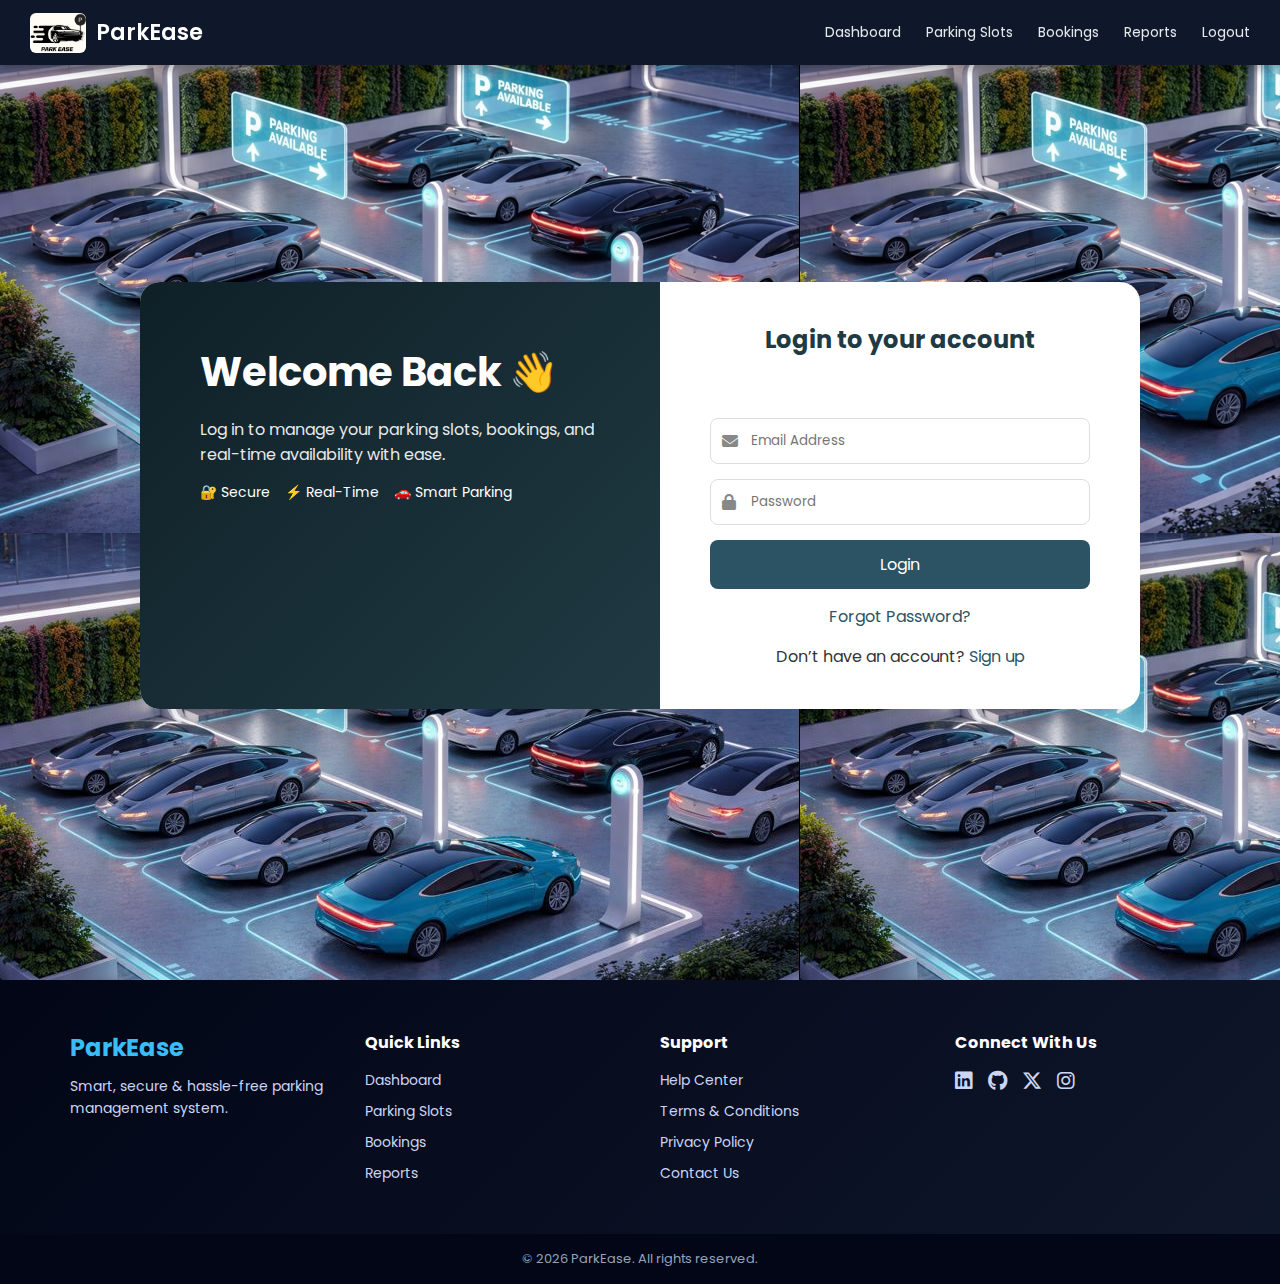
<file: index.html>
<!DOCTYPE html>
<html lang="en">
<head>
  <meta charset="UTF-8">
  <meta name="viewport" content="width=device-width, initial-scale=1.0">
  <title>ParkEase | Login</title>
  <link rel="icon" href="logo.png" type="image/icon type">

  <!-- Google Font -->
  <link href="https://fonts.googleapis.com/css2?family=Poppins:wght@300;400;500;600&display=swap" rel="stylesheet">

  <!-- Font Awesome -->
  <link rel="stylesheet" href="https://cdnjs.cloudflare.com/ajax/libs/font-awesome/6.5.0/css/all.min.css">

  <!-- CSS -->
  <link rel="stylesheet" href="style.css">
</head>
<body>
<!-- 🌐 NAVBAR -->
<nav class="top-navbar">
  <div class="logo">
    <a href="index.html" class="logo">
    <img src="logo.png" alt="ParkEase Logo"></a>
    <span>ParkEase</span>
  </div>

  <ul class="nav-links">
   <li><a href="dashboard.html">Dashboard</a></li>
    <li><a href="parking-slots.html">Parking Slots</a></li>
    <li><a href="bookings.html">Bookings</a></li>
    <li><a href="reports.html">Reports</a></li>
    <li class="logout" onclick="logout()">Logout</li>
  </ul>
</nav>

<!-- 🔐 LOGIN SECTION -->
<div class="login-wrapper with-navbar">
  <div class="login-container animate-fade">

    <!-- LEFT INFO -->
    <div class="login-left">
      <h1>Welcome Back 👋</h1>
      <p>
        Log in to manage your parking slots, bookings,
        and real-time availability with ease.
      </p>

      <div class="login-features">
        <span>🔐 Secure</span>
        <span>⚡ Real-Time</span>
        <span>🚗 Smart Parking</span>
      </div>
    </div>

    <!-- RIGHT FORM -->
    <div class="login-right">
      <div class="card slide-up">
        <h2>Login to your account</h2>
        <p class="subtitle">Glad to see you again!</p>

        <div class="input-group">
          <i class="fa fa-envelope"></i>
          <input type="email" id="email" placeholder="Email Address" required>
        </div>

        <div class="input-group">
          <i class="fa fa-lock"></i>
          <input type="password" id="password" placeholder="Password" required>
        </div>

        <button class="btn" onclick="login()">Login</button>

        <div class="link">
          <a href="#" onclick="forgotPassword()">Forgot Password?</a>
        </div>

        <div class="link">
          Don’t have an account?
          <a href="signup.html">Sign up</a>
        </div>
      </div>
    </div>

  </div>
</div>
<!-- 🌙 FOOTER -->
<footer class="footer">
  <div class="footer-container">

    <!-- Brand -->
    <div class="footer-brand">
      <h2>ParkEase</h2>
      <p>Smart, secure & hassle-free parking management system.</p>
    </div>

    <!-- Quick Links -->
    <div class="footer-links">
      <h4>Quick Links</h4>
      <ul>
        <li><a href="dashboard.html">Dashboard</li></a>
        <li>Parking Slots</li>
        <li><a href="bookings.html">Bookings</a></li>
        <li><a href="reports.html">Reports</a></li>
      </ul>
    </div>

    <!-- Support -->
    <div class="footer-links">
      <h4>Support</h4>
      <ul>
        <li>Help Center</li>
        <li><a href="terms.html">Terms & Conditions</a></li>
        <li>Privacy Policy</li>
        <li><a href="contact.html">Contact Us</a></li>
      </ul>
    </div>

    <!-- Social -->
    <div class="footer-social">
      <h4>Connect With Us</h4>
      <div class="social-icons">
        <a href="https://www.linkedin.com/in/pradeep-singh4/"><i class="fab fa-linkedin"></i></a>
        <a href="https://github.com/pradeep-r04"><i class="fab fa-github"></i></a>
        <a href="https://x.com/altpradeep"><i class="fa-brands fa-x-twitter"></i></a>
        <a href="https://www.instagram.com/whypradeeep/"><i class="fab fa-instagram"></i></a>
      </div>
    </div>

  </div>

  <div class="footer-bottom">
    © 2026 ParkEase. All rights reserved.
  </div>
</footer>



<script src="script.js"></script>
</body>
</html>
</file>
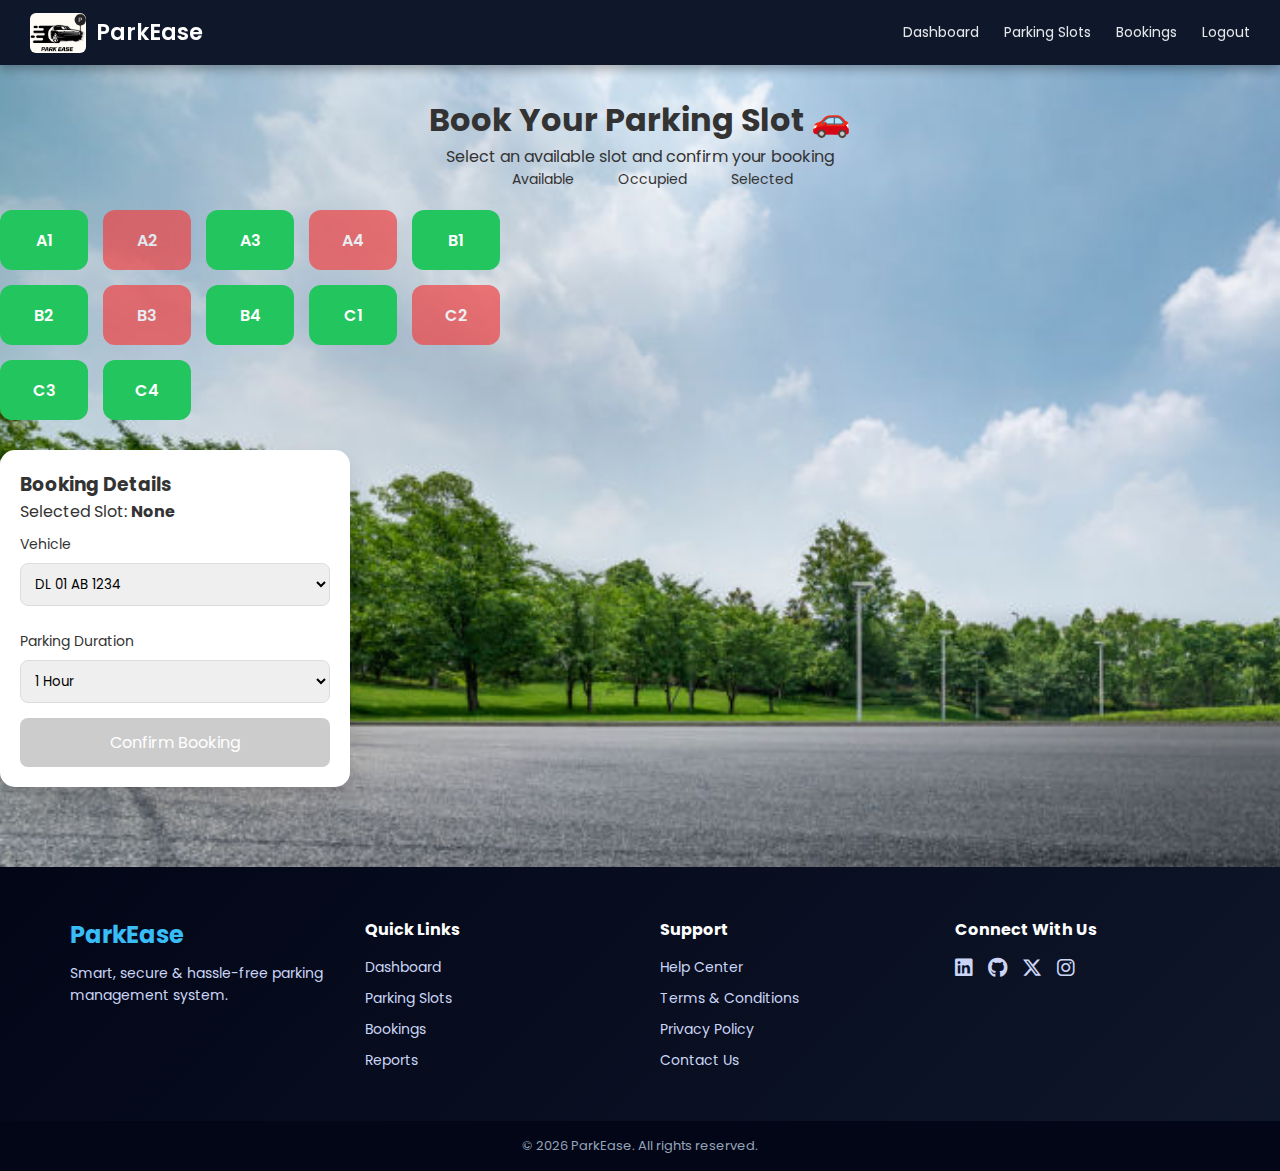
<file: bookings.html>
<!DOCTYPE html>
<html lang="en">
<head>
  <meta charset="UTF-8">
  <title>ParkEase | Book Slot</title>
  <meta name="viewport" content="width=device-width, initial-scale=1.0">
  <link rel="icon" href="logo.png" type="image/icon type">

  <!-- Google Font -->
  <link href="https://fonts.googleapis.com/css2?family=Poppins:wght@300;400;500;600&display=swap" rel="stylesheet">

  <!-- Font Awesome -->
  <link rel="stylesheet" href="https://cdnjs.cloudflare.com/ajax/libs/font-awesome/6.5.0/css/all.min.css">

  <!-- CSS -->
  <link rel="stylesheet" href="style.css">
</head>
<body class="contact-page">

 <!-- navbar -->
   <nav class="top-navbar">
  
  <div class="logo">
    <a href="index.html" class="logo">
    <img src="logo.png" alt="ParkEase Logo"></a>
    <span>ParkEase</span>
  </div>

  <ul class="nav-links">
    <li><a href="dashboard.html">Dashboard</a></li>
    <li>Parking Slots</li>
    <li><a href="bookings.html">Bookings</a></li>
    <li class="logout" onclick="logout()">Logout</li>
  </ul>
</nav>

  

  <!-- MAIN CONTENT -->
  <main>

    <div class="booking-header">
      <h1>Book Your Parking Slot 🚗</h1>
      <p>Select an available slot and confirm your booking</p>
    </div>

    <!-- LEGEND -->
    <div class="legend">
      <span><div class="box available"></div> Available</span>
      <span><div class="box occupied"></div> Occupied</span>
      <span><div class="box selected"></div> Selected</span>
    </div>

    <!-- SLOT GRID -->
    <div class="slot-grid animate-grid">

      <!-- Example slots -->
      <div class="slot available" onclick="selectSlot(this)">A1</div>
      <div class="slot occupied">A2</div>
      <div class="slot available" onclick="selectSlot(this)">A3</div>
      <div class="slot occupied">A4</div>

      <div class="slot available" onclick="selectSlot(this)">B1</div>
      <div class="slot available" onclick="selectSlot(this)">B2</div>
      <div class="slot occupied">B3</div>
      <div class="slot available" onclick="selectSlot(this)">B4</div>

      <div class="slot available" onclick="selectSlot(this)">C1</div>
      <div class="slot occupied">C2</div>
      <div class="slot available" onclick="selectSlot(this)">C3</div>
      <div class="slot available" onclick="selectSlot(this)">C4</div>

    </div>

    <!-- BOOKING CARD -->
    <div class="booking-card slide-up">
      <h3>Booking Details</h3>

      <p>Selected Slot: <b id="selectedSlot">None</b></p>

      <label>Vehicle</label>
      <select>
        <option>DL 01 AB 1234</option>
        <option>HR 26 DK 9988</option>
      </select>

      <label>Parking Duration</label>
      <select>
        <option>1 Hour</option>
        <option>2 Hours</option>
        <option>3 Hours</option>
      </select>

      <button class="btn disabled" id="bookBtn" onclick="confirmBooking()">
        Confirm Booking
      </button>
    </div>

  </main>

<footer class="footer">
  <div class="footer-container">

    <!-- Brand -->
    <div class="footer-brand">
      <h2>ParkEase</h2>
      <p>Smart, secure & hassle-free parking management system.</p>
    </div>

    <!-- Quick Links -->
    <div class="footer-links">
      <h4>Quick Links</h4>
      <ul>
        <li><a href="dashboard.html">Dashboard</a></li>
        <li>Parking Slots</li>
        <li><a href="bookings.html">Bookings</a></li>
        <li><a href="reports.html">Reports</a></li>
      </ul>
    </div>

    <!-- Support -->
    <div class="footer-links">
      <h4>Support</h4>
      <ul>
        <li>Help Center</li>
        <li><a href="terms.html">Terms & Conditions</a></li>
        <li>Privacy Policy</li>
        <li><a href="contact.html">Contact Us</a></li>
      </ul>
    </div>

    <!-- Social -->
    <div class="footer-social">
      <h4>Connect With Us</h4>
      <div class="social-icons">
        <a href="https://www.linkedin.com/in/pradeep-singh4/"><i class="fab fa-linkedin"></i></a>
        <a href="https://github.com/pradeep-r04"><i class="fab fa-github"></i></a>
        <a href="https://x.com/altpradeep"><i class="fa-brands fa-x-twitter"></i></a>
        <a href="https://www.instagram.com/whypradeeep/"><i class="fab fa-instagram"></i></a>
      </div>
    </div>

  </div>

  <div class="footer-bottom">
    © 2026 ParkEase. All rights reserved.
  </div>
</footer>

<script src="script.js"></script>
</body>
</html>
</file>
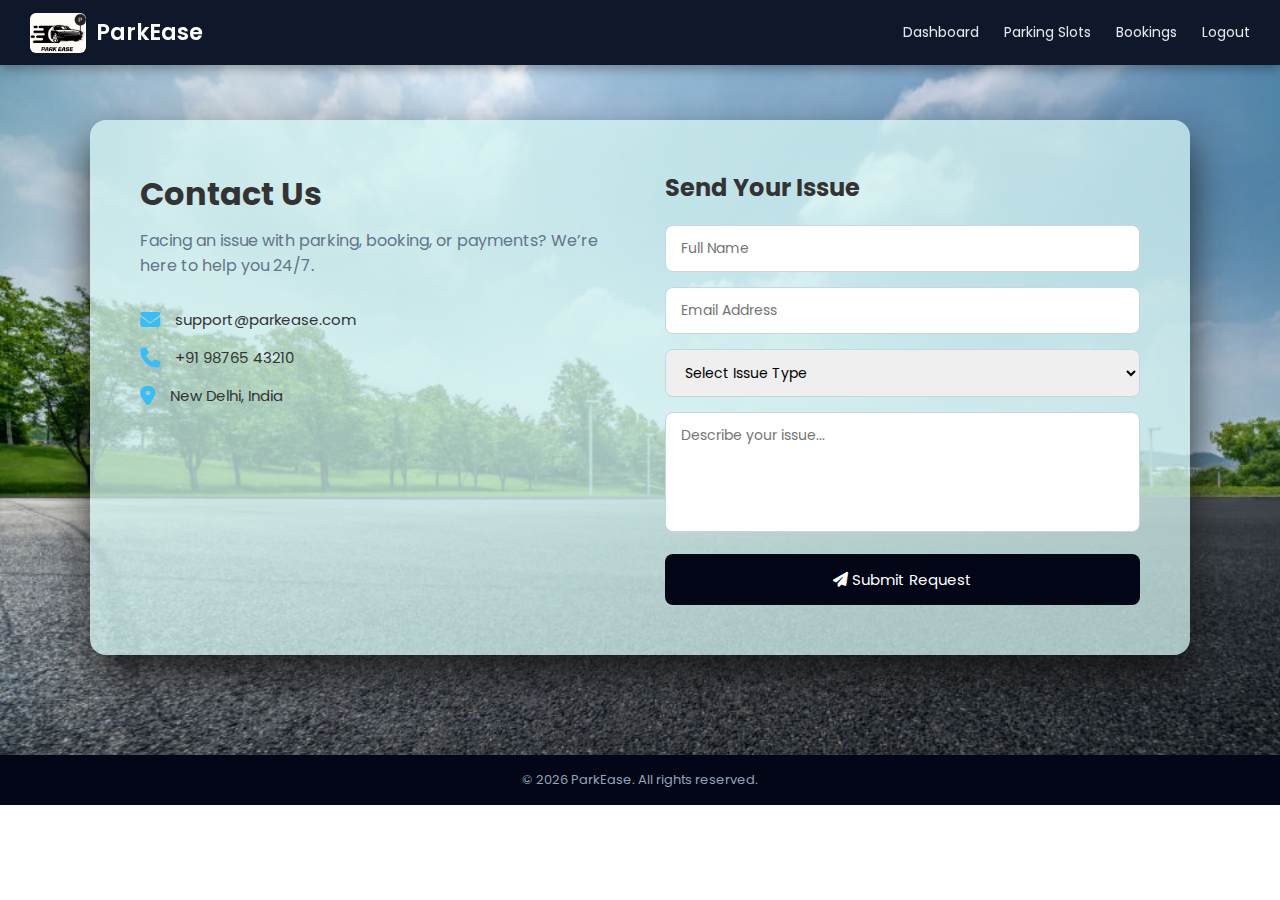
<file: contact.html>
<!DOCTYPE html>
<html lang="en">
<head>
  <meta charset="UTF-8">
  <title>ParkEase | Contact Us</title>
  <meta name="viewport" content="width=device-width, initial-scale=1.0">
  <link rel="icon" href="logo.png">

  <!-- Google Font -->
  <link href="https://fonts.googleapis.com/css2?family=Poppins:wght@300;400;500;600&display=swap" rel="stylesheet">

  <!-- Font Awesome -->
  <link rel="stylesheet" href="https://cdnjs.cloudflare.com/ajax/libs/font-awesome/6.5.0/css/all.min.css">

  <link rel="stylesheet" href="style.css">
</head>

<body class="contact-page">

<!-- NAVBAR -->
<nav class="top-navbar">
  <div class="logo">
    <a href="index.html" class="logo">
    <img src="logo.png" alt="ParkEase Logo"></a>
    <span>ParkEase</span>
  </div>
  <ul class="nav-links">
   <li><a href="dashboard.html">Dashboard</a></li>
    <li>Parking Slots</li>
    <li><a href="bookings.html">Bookings</a></li>
    <li class="logout" onclick="logout()">Logout</li>
  </ul>
</nav>

<!-- CONTACT SECTION -->
<section class="contact-section">
  <div class="contact-container">

    <!-- LEFT INFO -->
    <div class="contact-info slide-left">
      <h1>Contact Us</h1>
      <p>
        Facing an issue with parking, booking, or payments?  
        We’re here to help you 24/7.
      </p>

      <div class="info-item">
        <i class="fa fa-envelope"></i>
        <span>support@parkease.com</span>
      </div>

      <div class="info-item">
        <i class="fa fa-phone"></i>
        <span>+91 98765 43210</span>
      </div>

      <div class="info-item">
        <i class="fa fa-location-dot"></i>
        <span>New Delhi, India</span>
      </div>
    </div>

    <!-- FORM -->
    <div class="contact-form slide-right">
      <h2>Send Your Issue</h2>

      <form name="submit-to-google-sheet" onsubmit="submitContact(event)">
        <div class="input-group">
          <input type="text" name="Name" placeholder="Full Name" required>
        </div>

        <div class="input-group">
          <input type="email" name="Email" placeholder="Email Address" required>
        </div>

        <div class="input-group">
          <select required name="Issue">
            <option value="">Select Issue Type</option>
            <option>Booking Issue</option>
            <option>Payment Problem</option>
            <option>Slot Availability</option>
            <option>Account/Login Issue</option>
            <option>Other</option>
          </select>
        </div>

        <div class="input-group">
          <textarea name="Message" placeholder="Describe your issue..." required></textarea>
        </div>

        <button type="submit" class="btn">
          <i class="fa fa-paper-plane"></i> Submit Request
        </button>
      </form>
      <span id="msg"></span>
    </div>

  </div>
</section>

<!-- FOOTER -->
<footer class="footer1">
  <div class="footer-bottom">
    © 2026 ParkEase. All rights reserved.
  </div>
</footer>

<script>
        const scriptURL = 'https://script.google.com/macros/s/AKfycbwxDBhbR8E7dbnxau6cKpAZyf3Xz7nPxY-MTzftKAMxSs2gUHNW30g5RkUNy1fkBA/exec'
        const form = document.forms['submit-to-google-sheet']
        const msg = document.getElementById("msg")


        form.addEventListener('submit', e => {
          e.preventDefault()

          msg.innerHTML = "⏳ Sending message..."

          fetch(scriptURL, { method: 'POST', body: new FormData(form)})
            .then(response => {
                msg.innerHTML = "✅ Your issue has been submitted. Our team will contact you soon!"
                setTimeout(function(){
                    msg.innerHTML = ""
                },1000)
                form.reset()
            })
            .catch(error => console.error('Error!', error.message))
        })
      </script>
<script src="script.js"></script>
</body>
</html>
</file>
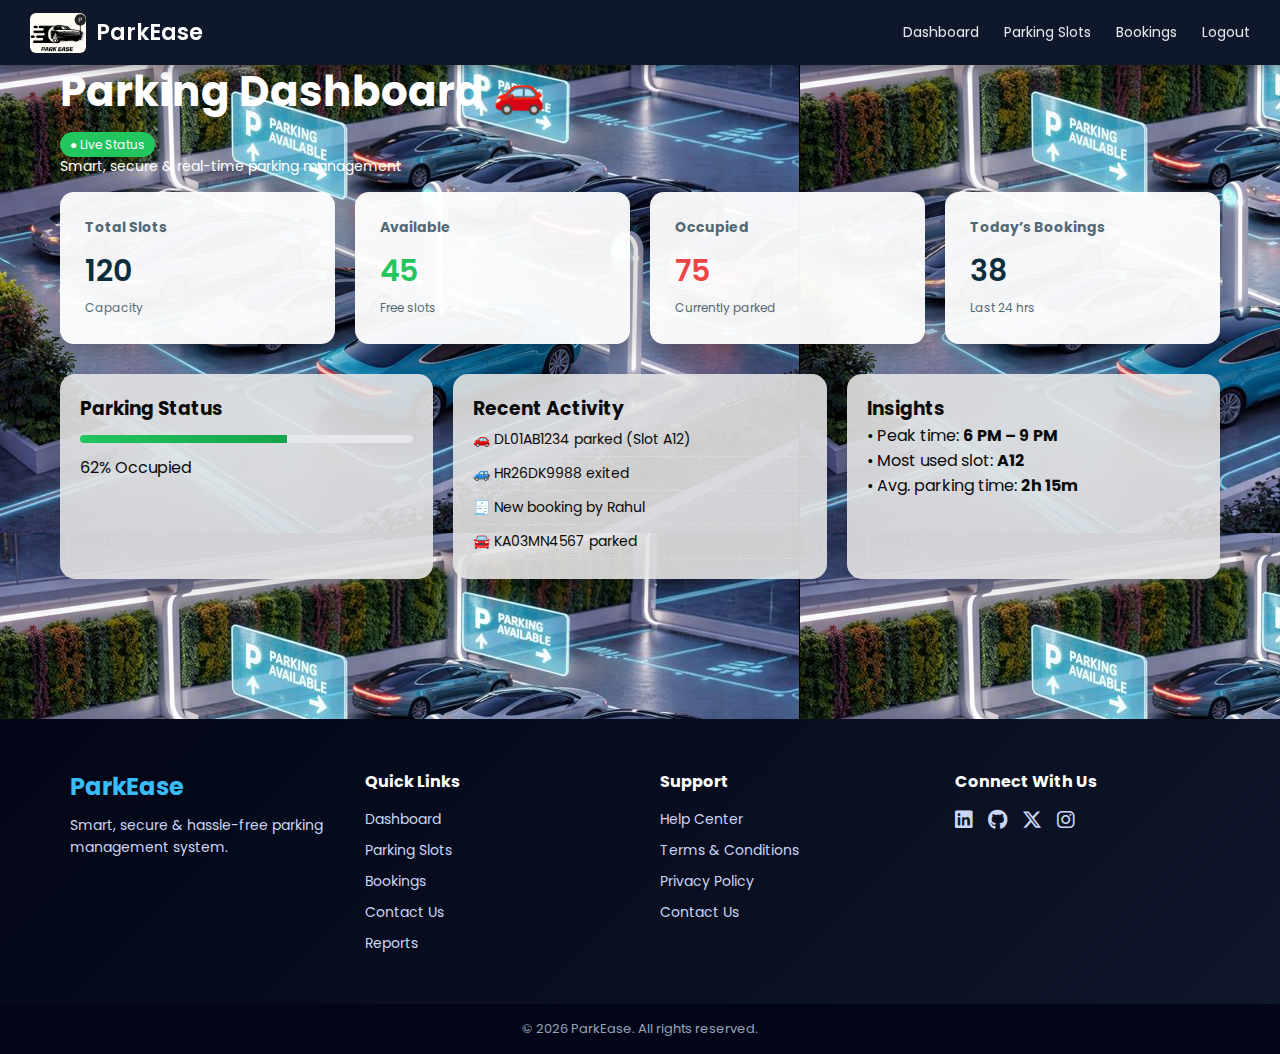
<file: dashboard.html>
<!DOCTYPE html>
<html lang="en">
<head>
  <meta charset="UTF-8">
  <title>ParkEase | Dashboard</title>
  <meta name="viewport" content="width=device-width, initial-scale=1.0">
  <link rel="icon" href="logo.png" type="image/icon type">

  <!-- Google Font -->
  <link href="https://fonts.googleapis.com/css2?family=Poppins:wght@300;400;500;600&display=swap" rel="stylesheet">
<link rel="stylesheet" href="https://cdnjs.cloudflare.com/ajax/libs/font-awesome/6.5.0/css/all.min.css">

  <!-- CSS -->
  <link rel="stylesheet" href="style.css">
</head>
<body>



  <!-- SIDEBAR -->
 <nav class="top-navbar">
  <div class="logo">
    <a href="index.html" class="logo">
    <img src="logo.png" alt="ParkEase Logo"></a>
    <span>ParkEase</span>
  </div>

  <ul class="nav-links">
    <li><a href="dashboard.html">Dashboard</a></li>
    <li>Parking Slots</li>
    <li><a href="bookings.html">Bookings</a></li>
    <li class="logout" onclick="logout()">Logout</li>
  </ul>
</nav>

  <!-- MAIN CONTENT -->
  <main>

  <div class="content animate-fade">

    <div class="header-row">
      <h1>Parking Dashboard 🚗</h1>
      <span class="live-badge">● Live Status</span>
    </div>

    <p class="subtitle">
      Smart, secure & real-time parking management
    </p>

    <!-- STATS -->
    <div class="stats">

      <div class="stat-card pulse">
        <h3>Total Slots</h3>
        <p>120</p>
        <span class="stat-info">Capacity</span>
      </div>

      <div class="stat-card available">
        <h3>Available</h3>
        <p>45</p>
        <span class="stat-info">Free slots</span>
      </div>

      <div class="stat-card occupied">
        <h3>Occupied</h3>
        <p>75</p>
        <span class="stat-info">Currently parked</span>
      </div>

      <div class="stat-card">
        <h3>Today’s Bookings</h3>
        <p>38</p>
        <span class="stat-info">Last 24 hrs</span>
      </div>

    </div>

    <!-- EXTRA INFO ROW -->
    <div class="extra-section">

      <!-- PARKING STATUS -->
      <div class="info-card slide-up">
        <h3>Parking Status</h3>
        <div class="progress-bar">
          <div class="progress-fill"></div>
        </div>
        <p>62% Occupied</p>
      </div>

      <!-- RECENT ACTIVITY -->
      <div class="info-card slide-up delay">
        <h3>Recent Activity</h3>
        <ul class="activity-list">
          <li>🚗 DL01AB1234 parked (Slot A12)</li>
          <li>🚙 HR26DK9988 exited</li>
          <li>🧾 New booking by Rahul</li>
          <li>🚘 KA03MN4567 parked</li>
        </ul>
      </div>

      <!-- QUICK INSIGHTS -->
      <div class="info-card slide-up delay2">
        <h3>Insights</h3>
        <p>• Peak time: <b>6 PM – 9 PM</b></p>
        <p>• Most used slot: <b>A12</b></p>
        <p>• Avg. parking time: <b>2h 15m</b></p>
      </div>

    </div>

  </div>
</main>

<!-- 🌙 FOOTER -->
<footer class="footer">
  <div class="footer-container">

    <!-- Brand -->
    <div class="footer-brand">
      <h2>ParkEase</h2>
      <p>Smart, secure & hassle-free parking management system.</p>
    </div>

    <!-- Quick Links -->
    <div class="footer-links">
      <h4>Quick Links</h4>
      <ul>
        <li><a href="dashboard.html">Dashboard</a></li>
        <li>Parking Slots</li>
        <li><a href="bookings.html">Bookings</a></li>
        <li><a href="contact.html">Contact Us</a></li>
        <li><a href="reports.html">Reports</a></li>
      </ul>
    </div>

    <!-- Support -->
    <div class="footer-links">
      <h4>Support</h4>
      <ul>
        <li>Help Center</li>
        <li><a href="terms.html">Terms & Conditions</a></li>
        <li>Privacy Policy</li>
        <li><a href="contact.html">Contact Us</a></li>
      </ul>
    </div>

    <!-- Social -->
    <div class="footer-social">
      <h4>Connect With Us</h4>
      <div class="social-icons">
        <a href="https://www.linkedin.com/in/pradeep-singh4/"><i class="fab fa-linkedin"></i></a>
        <a href="https://github.com/pradeep-r04"><i class="fab fa-github"></i></a>
        <a href="https://x.com/altpradeep"><i class="fa-brands fa-x-twitter"></i></a>
        <a href="https://www.instagram.com/whypradeeep/"><i class="fab fa-instagram"></i></a>
      </div>
    </div>

  </div>

  <div class="footer-bottom">
    © 2026 ParkEase. All rights reserved.
  </div>
</footer>

<script src="script.js"></script>
</body>
</html>
</file>
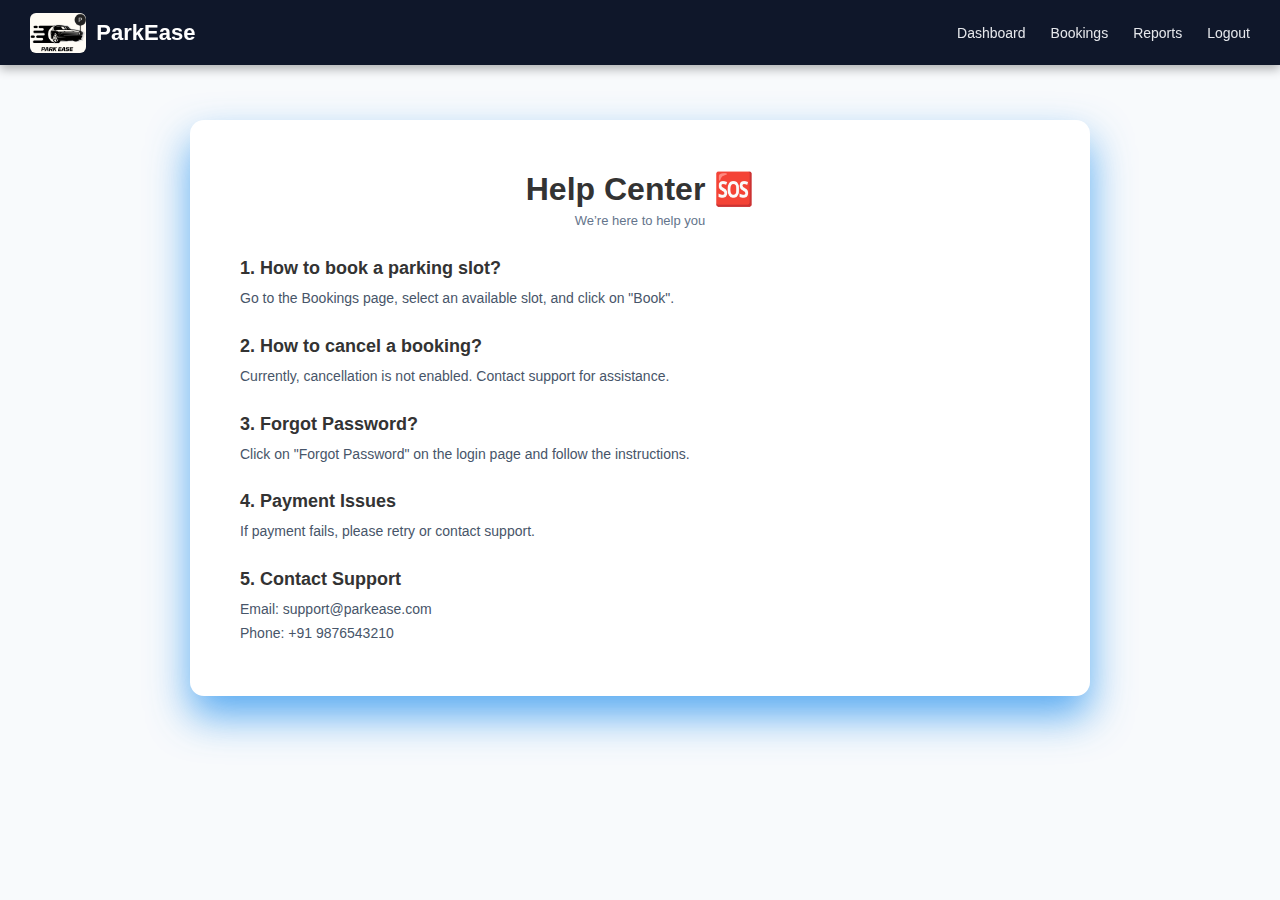
<file: help.html>
<!DOCTYPE html>
<html lang="en">
<head>
  <meta charset="UTF-8">
  <title>ParkEase | Help Center</title>
  <meta name="viewport" content="width=device-width, initial-scale=1.0">
  <link rel="stylesheet" href="style.css">
</head>

<body class="legal-page">

<!-- NAVBAR -->
<nav class="top-navbar">
  <div class="logo">
    <img src="logo.png">
    <span>ParkEase</span>
  </div>

  <ul class="nav-links">
    <li><a href="dashboard.html">Dashboard</a></li>
    <li><a href="bookings.html">Bookings</a></li>
    <li><a href="report.html">Reports</a></li>
    <li class="logout" onclick="logout()">Logout</li>
  </ul>
</nav>

<!-- CONTENT -->
<section class="legal-section">
  <div class="legal-container">

    <div class="legal-header">
      <h1>Help Center 🆘</h1>
      <p class="last-updated">We’re here to help you</p>
    </div>

    <div class="legal-content">

      <h3>1. How to book a parking slot?</h3>
      <p>
        Go to the Bookings page, select an available slot, and click on "Book".
      </p>

      <h3>2. How to cancel a booking?</h3>
      <p>
        Currently, cancellation is not enabled. Contact support for assistance.
      </p>

      <h3>3. Forgot Password?</h3>
      <p>
        Click on "Forgot Password" on the login page and follow the instructions.
      </p>

      <h3>4. Payment Issues</h3>
      <p>
        If payment fails, please retry or contact support.
      </p>

      <h3>5. Contact Support</h3>
      <p>
        Email: support@parkease.com <br>
        Phone: +91 9876543210
      </p>

    </div>

  </div>
</section>

<script src="script.js"></script>
</body>
</html>
</file>
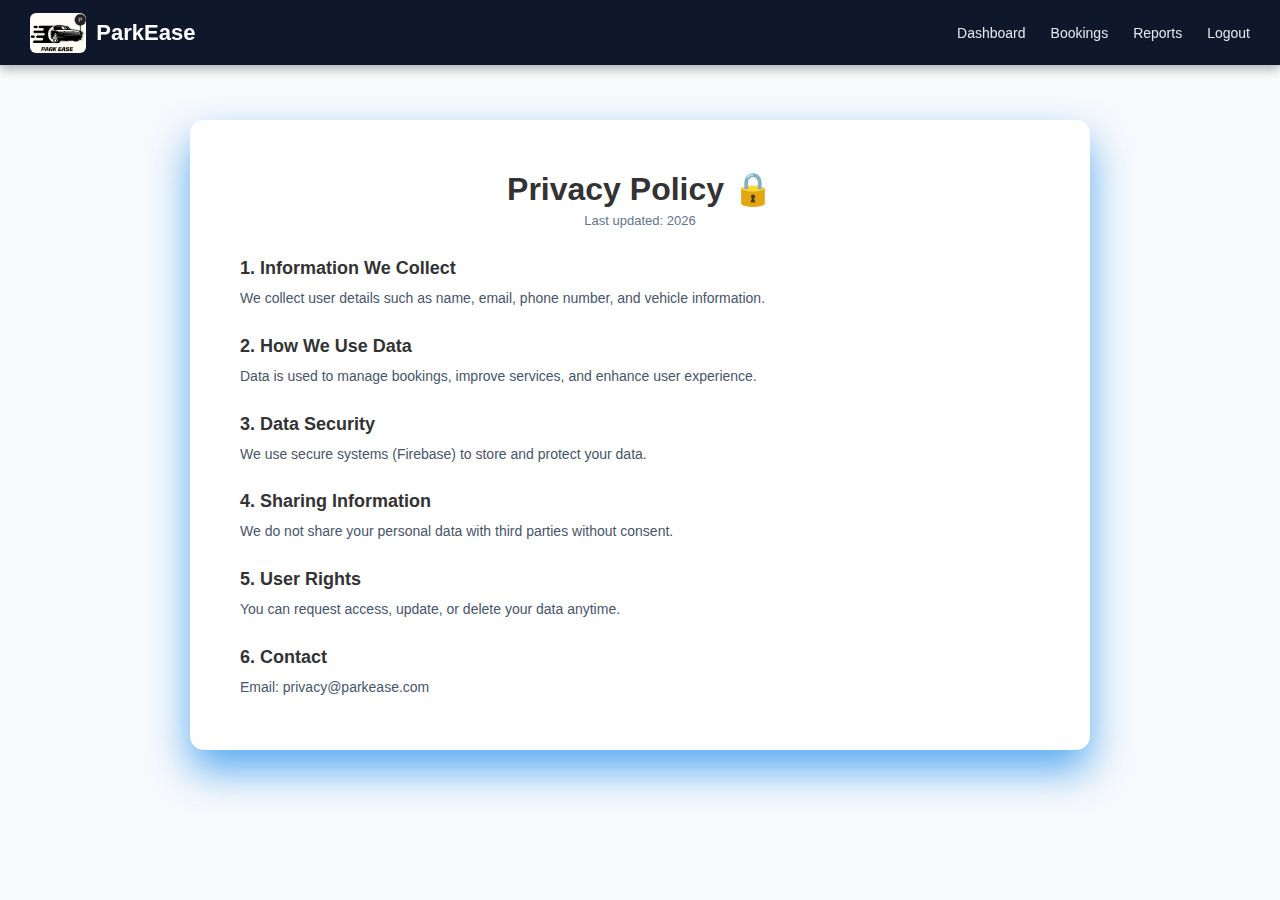
<file: privacy.html>
<!DOCTYPE html>
<html lang="en">
<head>
  <meta charset="UTF-8">
  <title>ParkEase | Privacy Policy</title>
  <meta name="viewport" content="width=device-width, initial-scale=1.0">
  <link rel="stylesheet" href="style.css">
</head>

<body class="legal-page">

<!-- NAVBAR -->
<nav class="top-navbar">
  <div class="logo">
    <img src="logo.png">
    <span>ParkEase</span>
  </div>

  <ul class="nav-links">
    <li><a href="dashboard.html">Dashboard</a></li>
    <li><a href="bookings.html">Bookings</a></li>
    <li><a href="report.html">Reports</a></li>
    <li class="logout" onclick="logout()">Logout</li>
  </ul>
</nav>

<!-- CONTENT -->
<section class="legal-section">
  <div class="legal-container">

    <div class="legal-header">
      <h1>Privacy Policy 🔒</h1>
      <p class="last-updated">Last updated: 2026</p>
    </div>

    <div class="legal-content">

      <h3>1. Information We Collect</h3>
      <p>
        We collect user details such as name, email, phone number, and vehicle information.
      </p>

      <h3>2. How We Use Data</h3>
      <p>
        Data is used to manage bookings, improve services, and enhance user experience.
      </p>

      <h3>3. Data Security</h3>
      <p>
        We use secure systems (Firebase) to store and protect your data.
      </p>

      <h3>4. Sharing Information</h3>
      <p>
        We do not share your personal data with third parties without consent.
      </p>

      <h3>5. User Rights</h3>
      <p>
        You can request access, update, or delete your data anytime.
      </p>

      <h3>6. Contact</h3>
      <p>
        Email: privacy@parkease.com
      </p>

    </div>

  </div>
</section>

<script src="script.js"></script>
</body>
</html>
</file>
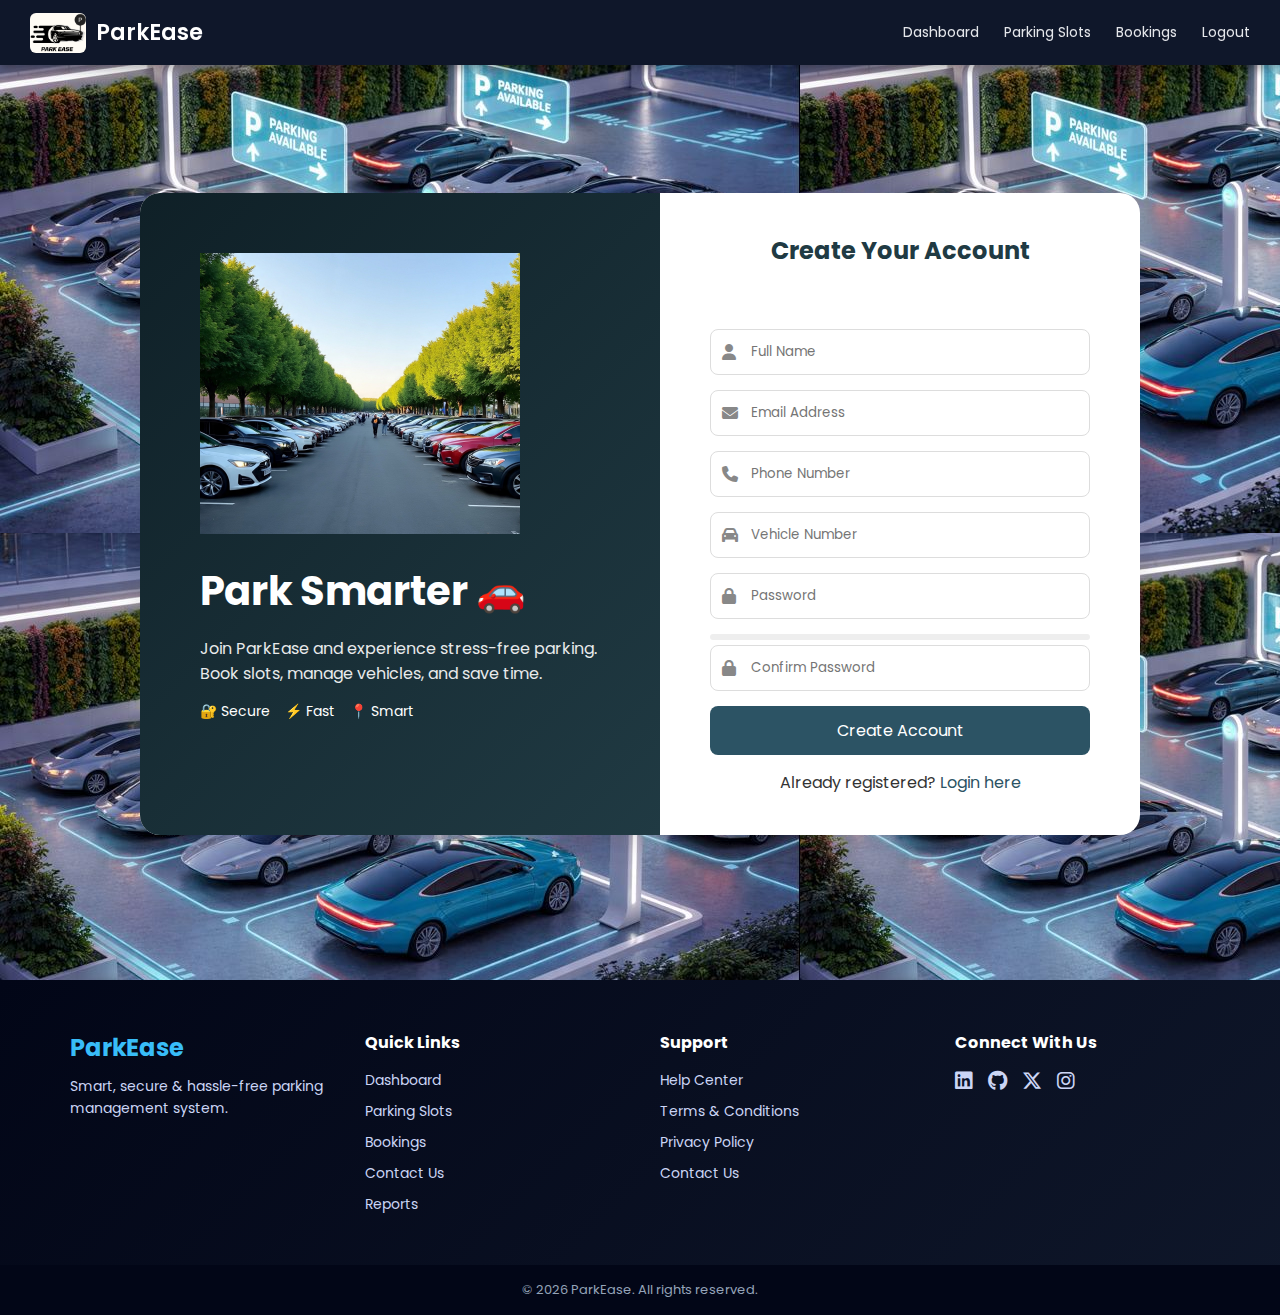
<file: signup.html>
<!DOCTYPE html>
<html lang="en">
<head>
  <meta charset="UTF-8">
  <meta name="viewport" content="width=device-width, initial-scale=1.0">
  <title>ParkEase | Sign Up</title>
  <link rel="icon" href="logo.png" type="image/icon type">

  <!-- Google Font -->
  <link href="https://fonts.googleapis.com/css2?family=Poppins:wght@300;400;500;600&display=swap" rel="stylesheet">

  <!-- Font Awesome Icons -->
  <link rel="stylesheet" href="https://cdnjs.cloudflare.com/ajax/libs/font-awesome/6.5.0/css/all.min.css">

  <!-- CSS -->
  <link rel="stylesheet" href="style.css">
</head>
<body>
  <!-- navbar -->
   <nav class="top-navbar">
  <div class="logo">
    <a href="index.html" class="logo">
    <img src="logo.png" alt="ParkEase Logo"></a>
    <span>ParkEase</span>
  </div>

  <ul class="nav-links">
    <li><a href="dashboard.html">Dashboard</a></li>
    <li>Parking Slots</li>
    <li><a href="bookings.html">Bookings</a></li>
    <li class="logout" onclick="logout()">Logout</li>
  </ul>
</nav>
<button class="dark-toggle" onclick="toggleDarkMode()">🌙</button>

  <div class="login-wrapper">
    <div class="login-container glass">

      <!-- LEFT IMAGE / INFO SECTION -->
      <div class="login-left image-section">
        <img src="pic1.jpeg" alt="Parking Illustration">
        <h1>Park Smarter 🚗</h1>
        <p>
          Join ParkEase and experience stress-free parking.
          Book slots, manage vehicles, and save time.
        </p>

        <div class="features">
          <span>🔐 Secure</span>
          <span>⚡ Fast</span>
          <span>📍 Smart</span>
        </div>
      </div>

      <!-- RIGHT FORM SECTION -->
      <div class="login-right">
        <div class="card">
          <h2>Create Your Account</h2>
          <p class="subtitle">It takes less than a minute</p>

          <div class="input-group">
            <i class="fa fa-user"></i>
            <input type="text" id="name" placeholder="Full Name" required>
          </div>

          <div class="input-group">
            <i class="fa fa-envelope"></i>
            <input type="email" id="email" placeholder="Email Address" required>
          </div>

          <div class="input-group">
            <i class="fa fa-phone"></i>
            <input type="tel" id="phone" placeholder="Phone Number" required>
          </div>

          <div class="input-group">
            <i class="fa fa-car"></i>
            <input type="text" id="vehicle" placeholder="Vehicle Number" required>
          </div>

          <div class="input-group">
  <i class="fa fa-lock"></i>
  <input type="password" id="password" placeholder="Password" oninput="checkStrength()" required>
</div>

<div class="strength-meter">
  <div id="strength-bar"></div>
</div>
<p id="strength-text"></p>


          <div class="input-group">
            <i class="fa fa-lock"></i>
            <input type="password" id="confirmPassword" placeholder="Confirm Password" required>
          </div>

          <button class="btn" onclick="register()">
            Create Account
          </button>

          <div class="link">
            Already registered?
            <a href="index.html">Login here</a>
          </div>
        </div>
      </div>

    </div>
  </div>
<footer class="footer">
  <div class="footer-container">

    <!-- Brand -->
    <div class="footer-brand">
      <h2>ParkEase</h2>
      <p>Smart, secure & hassle-free parking management system.</p>
    </div>

    <!-- Quick Links -->
    <div class="footer-links">
      <h4>Quick Links</h4>
      <ul>
        <li><a href="dashboard.html">Dashboard</a></li>
        <li>Parking Slots</li>
        <li><a href="bookings.html">Bookings</a></li>
        <li><a href="contact.html">Contact Us</a></li>
        <li><a href="reports.html">Reports</a></li>
      </ul>
    </div>

    <!-- Support -->
    <div class="footer-links">
      <h4>Support</h4>
      <ul>
        <li>Help Center</li>
        <li><a href="terms.html">Terms & Conditions</a></li>
        <li>Privacy Policy</li>
        <li><a href="contact.html">Contact Us</a></li>
      </ul>
    </div>

    <!-- Social -->
    <div class="footer-social">
      <h4>Connect With Us</h4>
      <div class="social-icons">
        <a href="https://www.linkedin.com/in/pradeep-singh4/"><i class="fab fa-linkedin"></i></a>
        <a href="https://github.com/pradeep-r04"><i class="fab fa-github"></i></a>
        <a href="https://x.com/altpradeep"><i class="fa-brands fa-x-twitter"></i></a>
        <a href="https://www.instagram.com/whypradeeep/"><i class="fab fa-instagram"></i></a>
      </div>
    </div>

  </div>

  <div class="footer-bottom">
    © 2026 ParkEase. All rights reserved.
  </div>
</footer>

  <script src="script.js"></script>
</body>
</html>
</file>
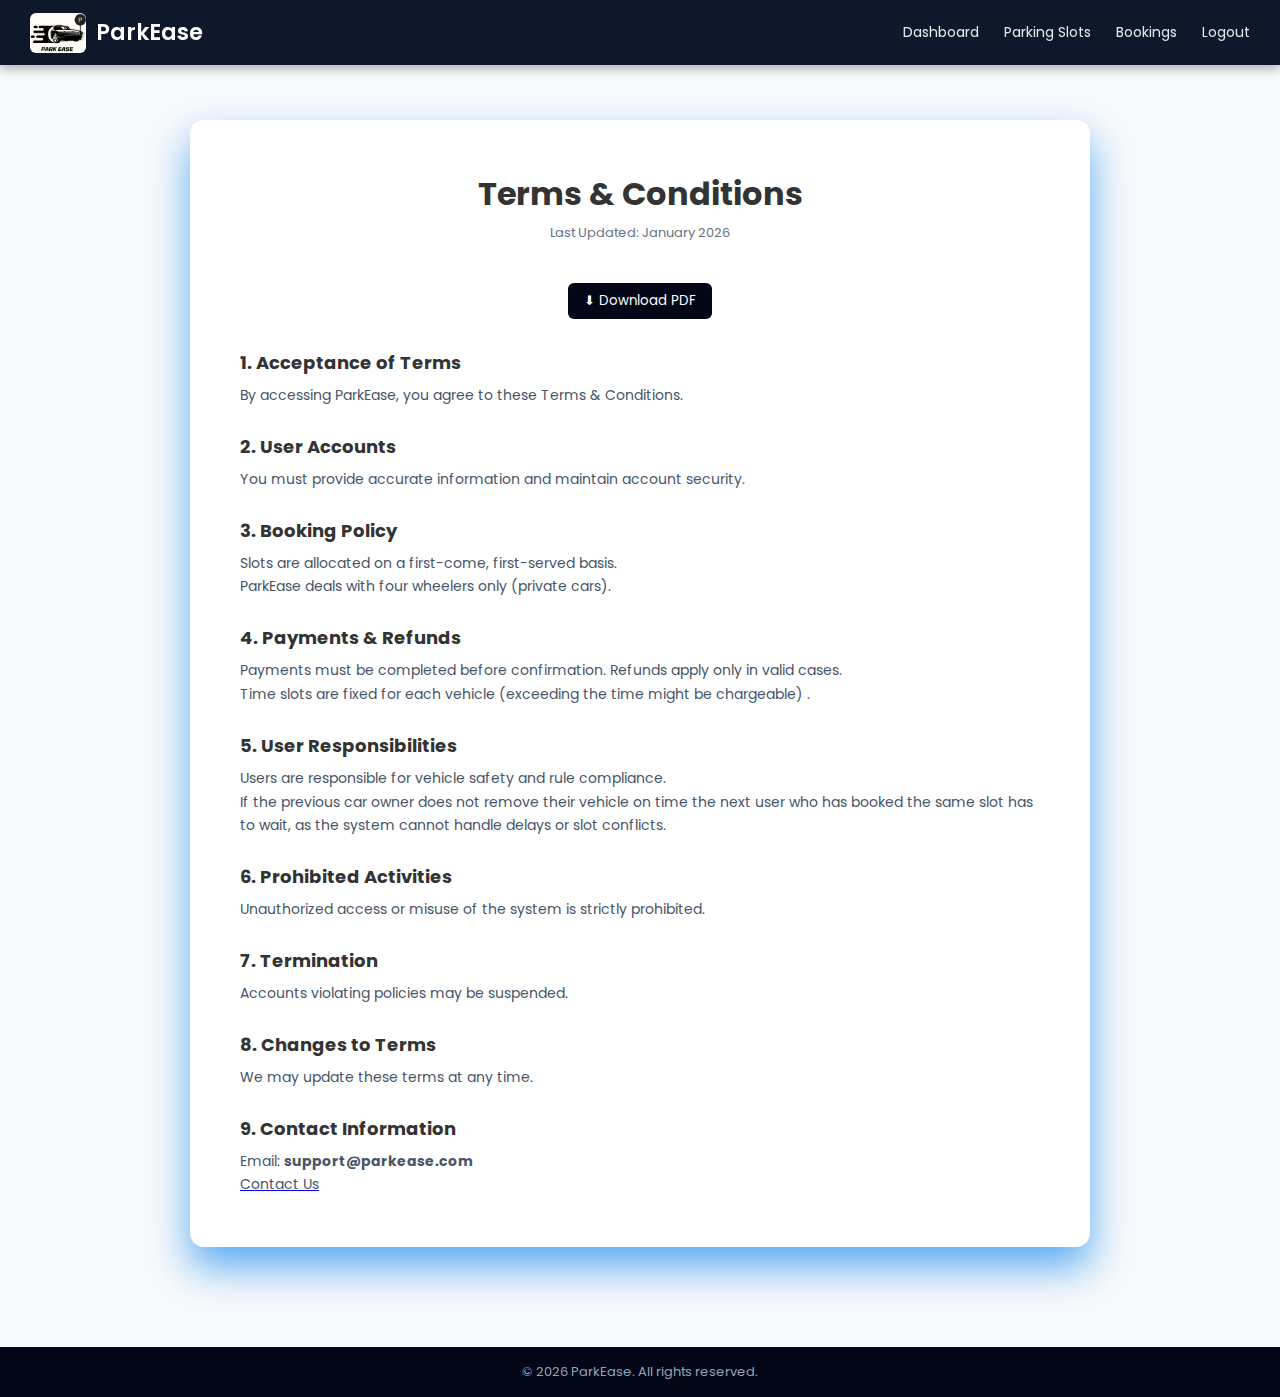
<file: terms.html>
<!DOCTYPE html>
<html lang="en">
<head>
  <meta charset="UTF-8">
  <title>ParkEase | Terms & Conditions</title>
  <meta name="viewport" content="width=device-width, initial-scale=1.0">
  <link rel="icon" href="logo.png">

  <link href="https://fonts.googleapis.com/css2?family=Poppins:wght@300;400;500;600&display=swap" rel="stylesheet">
  <link rel="stylesheet" href="style.css">
</head>

<body class="legal-page">
<!-- navbar -->
   <nav class="top-navbar">
    
  <div class="logo">
    <a href="index.html" class="logo">
    <img src="logo.png" alt="ParkEase Logo"></a>
    <span>ParkEase</span>
  </div>

  <ul class="nav-links">
    <li><a href="dashboard.html">Dashboard</a></li>
    <li>Parking Slots</li>
    <li><a href="bookings.html">Bookings</a></li>
    <li class="logout" onclick="logout()">Logout</li>
  </ul>
</nav>

<section class="legal-section">
  <div class="legal-container">

    <div class="legal-header">
      <h1>Terms & Conditions</h1>
      <p class="last-updated">Last Updated: January 2026</p>
      <button class="download-btn" onclick="downloadPDF()">⬇ Download PDF</button>
    </div>

    

    <div class="legal-content">

      <h3 id="acceptance">1. Acceptance of Terms</h3>
      <p>By accessing ParkEase, you agree to these Terms & Conditions.</p>

      <h3 id="accounts">2. User Accounts</h3>
      <p>You must provide accurate information and maintain account security.</p>

      <h3 id="booking">3. Booking Policy</h3>
      <p>Slots are allocated on a first-come, first-served basis.</p>
      <p>ParkEase deals with four wheelers only (private cars). </p>

      <h3 id="payments">4. Payments & Refunds</h3>
      <p>Payments must be completed before confirmation. Refunds apply only in valid cases.</p>
      <p>Time slots are fixed for each vehicle (exceeding the time might be chargeable) . </p>

      <h3 id="responsibilities">5. User Responsibilities</h3>
      <p>Users are responsible for vehicle safety and rule compliance.</p>
      <p>If the previous car owner does not remove their vehicle on time the next user who has booked the same slot has to wait, as the system cannot handle delays or slot conflicts. 
</p>

      <h3 id="prohibited">6. Prohibited Activities</h3>
      <p>Unauthorized access or misuse of the system is strictly prohibited.</p>

      <h3 id="termination">7. Termination</h3>
      <p>Accounts violating policies may be suspended.</p>

      <h3 id="changes">8. Changes to Terms</h3>
      <p>We may update these terms at any time.</p>

      <h3 id="contact">9. Contact Information</h3>
      <p>Email: <b>support@parkease.com</b></p>
      <a href="contact.html"><p>Contact Us</p></a>

    </div>
  </div>
</section>

<footer class="footer2">
  <div class="footer-bottom">
    © 2026 ParkEase. All rights reserved.
  </div>
</footer>

<script src="script.js"></script>
</body>
</html>
</file>
<file: style.css>
/* ===== GLOBAL ===== */
* {
  margin: 0;
  padding: 0;
  box-sizing: border-box;
  font-family: 'Poppins', sans-serif;
}
.no-bg{
  background: none !important;
}
body {
  background: #eef2f7;
  background-image: url(bg.png);
  color: #333;
}

/* ===== LOGIN PAGE ===== */
.login-wrapper {
  display: flex;
  justify-content: center;
  align-items: center;
  height: 100vh;
  padding-top: 8rem;
}

.login-container {
  display: flex;
  width: 90%;
  max-width: 1000px;
  background: white;
  border-radius: 20px;
  overflow: hidden;
  box-shadow: 0 8px 25px rgba(0,0,0,0.1);
}

.login-left {
  flex: 1;
  background: linear-gradient(135deg, #0f2027, #203a43);
  color: #fff;
  padding: 60px;
}
.login-left h1 {
  font-size: 40px;
  margin-bottom: 15px;
}
.login-left p {
  font-size: 16px;
  opacity: 0.9;
}

.login-right {
  flex: 1;
  padding: 40px;
  display: flex;
  justify-content: center;
  align-items: center;
}

.card {
  width: 100%;
  max-width: 380px;
}
.card h2 {
  text-align: center;
  margin-bottom: 25px;
  color: #203a43;
}

.input-group {
  margin-bottom: 15px;
}
.input-group label {
  font-size: 14px;
  margin-bottom: 5px;
  display: block;
}
.input-group input {
  width: 100%;
  padding: 12px;
  border: 1px solid #ddd;
  border-radius: 8px;
  transition: border 0.3s;
}
.input-group input:focus {
  border: 1px solid #2c5364;
}

.btn {
  width: 100%;
  padding: 12px;
  background: #2c5364;
  color: white;
  border: none;
  border-radius: 8px;
  font-size: 16px;
  cursor: pointer;
  transition: 0.3s;
}
.btn:hover {
  background: #1b3240;
}

.link {
  text-align: center;
  margin-top: 15px;
}

.link a {
  color: #2c5364;
  text-decoration: none;
}




.main-content {
  flex: 1;
}

.hero {
  position: relative;
  height: 320px;
  background: url("bg.png") center/cover no-repeat;
}

.hero-overlay {
  position: absolute;
  inset: 0;
  background: linear-gradient(120deg, rgba(10,30,60,0.85), rgba(10,30,60,))
}
/* FULL PARKING BACKGROUND */
.parking-bg {
  position: relative;
  min-height: 100vh;
  background-image: url(bg.png);
}

/* DARK OVERLAY */
.overlay {
  position: absolute;
  inset: 0;
  background: rgba(18, 35, 49, 0.734);
}

/* CONTENT ON TOP */
.content {
  position: relative;
  padding: 60px;
  color: white;
  z-index: 1;
}

.content h1 {
  font-size: 42px;
  margin-bottom: 8px;
}

.subtitle {

  margin-bottom: 40px;
}

/* STAT CARDS */
.stats {
  display: grid;
  grid-template-columns: repeat(auto-fit, minmax(220px, 1fr));
  gap: 20px;
}

.stat-card {
  background: rgba(255,255,255,0.95);
  color: #0b2d3c;
  padding: 25px;
  border-radius: 14px;
  box-shadow: 0 10px 25px rgba(0,0,0,0.25);
}

.stat-card h3 {
  font-size: 14px;
  opacity: 0.7;
}

.stat-card p {
  font-size: 30px;
  font-weight: 600;
  margin-top: 10px;
}

/* Signup */
.image-section img {
  width: 90%;
  max-width: 320px;
  margin-bottom: 20px;
}

.features {
  display: flex;
  gap: 15px;
  margin-top: 15px;
  font-size: 14px;
}

.subtitle {
  font-size: 14px;
  color: #fff;
  margin-bottom: 15px;
}

.input-group {
  position: relative;
}

.input-group i {
  position: absolute;
  top: 50%;
  left: 12px;
  transform: translateY(-50%);
  color: #888;
}

.input-group input {
  padding-left: 40px;
}
.strength-meter {
  width: 100%;
  height: 6px;
  background: #eee;
  border-radius: 10px;
  margin-top: 6px;
  overflow: hidden;
}

#strength-bar {
  height: 100%;
  width: 0%;
  background: red;
  transition: width 0.3s ease, background 0.3s ease;
}

#strength-text {
  font-size: 12px;
  margin-top: 5px;
  color: #666;
}

/* Dark theme */
.dark-toggle {
  position: fixed;
  top: 20px;
  right: 20px;
  border: none;
  background: #fff;
  font-size: 18px;
  padding: 8px 12px;
  border-radius: 50%;
  cursor: pointer;
  box-shadow: 0 5px 15px rgba(0,0,0,0.2);
}

/* DARK MODE */
body.dark {
  background: #0f172a;
}

body.dark .card {
  background: #1e293b;
  color: #fff;
}

body.dark input {
  background: #0f172a;
  color: #fff;
  border-color: #334155;
}

body.dark h2 {
  color: #fff;
}

body.dark .login-left {
  color: #fff;
}

.login-container {
  animation: fadeSlide 0.8s ease forwards;
}

.card {
  animation: popIn 0.8s ease;
}

@keyframes fadeSlide {
  from {
    opacity: 0;
    transform: translateY(30px);
  }
  to {
    opacity: 1;
    transform: translateY(0);
  }
}

@keyframes popIn {
  from {
    opacity: 0;
    transform: scale(0.95);
  }
  to {
    opacity: 1;
    transform: scale(1);
  }
}
.input-group input:focus {
  transform: scale(1.02);
  transition: 0.2s ease;
}


.live-badge {
  background: #22c55e;
  color: #fff;
  font-size: 12px;
  padding: 4px 10px;
  border-radius: 20px;
  animation: blink 1.5s infinite;
}

@keyframes blink {
  50% { opacity: 0.4; }
}

.animate-fade {
  animation: fadeIn 0.8s ease;
}

@keyframes fadeIn {
  from { opacity: 0; transform: translateY(20px); }
  to { opacity: 1; transform: translateY(0); }
}

.stat-card {
  transition: transform 0.3s ease, box-shadow 0.3s ease;
}

.stat-card:hover {
  transform: translateY(-6px);
  box-shadow: 0 15px 30px rgba(0,0,0,0.2);
}

.available p { color: #22c55e; }
.occupied p { color: #ef4444; }

.stat-info {
  font-size: 12px;
  opacity: 0.7;
}

.pulse {
  animation: pulse 2s infinite;
}

@keyframes pulse {
  50% { transform: scale(1.03); }
}
.extra-section {
  display: grid;
  grid-template-columns: repeat(auto-fit, minmax(260px, 1fr));
  gap: 20px;
  margin-top: 30px;
}
.extra-section p, .extra-section h3, .extra-section li{
  color: #0a0a0a;
}

.info-card {
  background: rgba(227, 227, 227, 0.9);
  padding: 20px;
  border-radius: 15px;
  box-shadow: 0 10px 20px rgba(0,0,0,0.15);
}

.progress-bar {
  height: 8px;
  background: #e5e7eb;
  border-radius: 10px;
  overflow: hidden;
  margin: 12px 0;
}

.progress-fill {
  width: 62%;
  height: 100%;
  background: linear-gradient(90deg, #22c55e, #16a34a);
  animation: grow 1.2s ease;
}

@keyframes grow {
  from { width: 0; }
}

.activity-list {
  list-style: none;
  padding: 0;
  font-size: 14px;
}

.activity-list li {
  padding: 6px 0;
  border-bottom: 1px dashed #ddd;
}
.slide-up {
  animation: slideUp 0.8s ease forwards;
}

.delay { animation-delay: 0.2s; }
.delay2 { animation-delay: 0.4s; }

@keyframes slideUp {
  from {
    opacity: 0;
    transform: translateY(30px);
  }
  to {
    opacity: 1;
    transform: translateY(0);
  }
}

/* Bookings */
.booking-header {
  margin-top:6rem;
  text-align: center;
}

.legend {
  display: flex;
  gap: 20px;
  justify-content: center;
  font-size: 14px;
  margin-bottom: 20px;
}

.legend .box {
  width: 14px;
  height: 14px;
  border-radius: 4px;
  display: inline-block;
  margin-right: 6px;
}

.slot-grid {
  display: grid;
  grid-template-columns: repeat(auto-fit, minmax(80px, 1fr));
  gap: 15px;

  max-width: 500px;
  margin-bottom: 30px;
}

.slot {
  height: 60px;
  border-radius: 12px;
  display: flex;
  align-items: center;
  justify-content: center;
  font-weight: 600;
  cursor: pointer;
  transition: all 0.3s ease;
}

.slot.available {
  background: #22c55e;
  color: #fff;
}

.slot.occupied {
  background: #ef4444;
  color: #fff;
  cursor: not-allowed;
  opacity: 0.7;
}

.slot.selected {
  background: #2563eb;
  transform: scale(1.1);
}

.slot.available:hover {
  transform: translateY(-4px);
}

.booking-card {
  background: #fff;
  padding: 20px;
  max-width: 350px;
  justify-content: center;
  border-radius: 15px;
  box-shadow: 0 15px 30px rgba(0,0,0,0.15);
}

.booking-card label {
  font-size: 14px;
  margin-top: 10px;
  display: block;
}

.booking-card select {
  width: 100%;
  padding: 10px;
  margin: 8px 0 15px;
  border-radius: 8px;
  border: 1px solid #ddd;
}

.btn.disabled {
  background: #ccc;
  cursor: not-allowed;
}

.animate-grid {
  animation: fadeIn 0.8s ease;
}
/* Login page navbar */
.top-navbar {
  position: fixed;
  top: 0;
  width: 100%;
  height: 65px;
  background: #0f172a;
  display: flex;
  align-items: center;
  justify-content: space-between;
  padding: 0 30px;
  z-index: 1000;
  box-shadow: 0 4px 10px rgba(0,0,0,0.3);
}

.logo {
  display: flex;
  align-items: center;
  gap: 10px;
  color: white;
  font-size: 22px;
  font-weight: 600;
}

.logo img {
  height: 40px;
  border-radius: 6px;
}
.logo a:hover{
  box-shadow: 0 4px 14px rgba(5, 158, 229, 0.96);
}


.top-navbar h2 {
  color: #fff;

  margin: 0;
}

.nav-links {
  list-style: none;
  display: flex;
  gap: 25px;
  align-items: center;
}

.nav-links li,
.nav-links a {
  color: #e5e7eb;
  cursor: pointer;
  font-size: 14px;
  text-decoration: none;
  transition: 0.3s;
}

.nav-links li:hover,
.nav-links a:hover {
  color: #00c8ff;
 
}

.logout {
  color: #f87171;
}
.with-navbar {
  padding-top: 90px;
}

.login-features {
  display: flex;
  gap: 15px;
  margin-top: 15px;
  font-size: 14px;
}

/* footer */
/* 🌙 FOOTER */
.footer {
  background: linear-gradient(135deg, #020617, #0f172a);
  color: #cbd5f5;
  margin-top: 80px;
  padding-top: 50px;
  font-family: 'Poppins', sans-serif;
}

.footer-container {
  max-width: 1200px;
  margin: auto;
  padding: 0 30px;
  display: grid;
  grid-template-columns: repeat(auto-fit, minmax(220px, 1fr));
  gap: 40px;
}

.footer-brand h2 {
  color: #38bdf8;
  margin-bottom: 10px;
}

.footer-brand p {
  font-size: 14px;
  line-height: 1.6;
}

.footer-links h4,
.footer-social h4 {
  color: #fff;
  margin-bottom: 15px;
  font-size: 16px;
}

.footer-links ul {
  list-style: none;
  padding: 0;
}

.footer-links ul li,
.footer-links ul li a {
  font-size: 14px;
  margin-bottom: 10px;
  cursor: pointer;
  color: #cbd5f5;
  text-decoration: none;
  transition: 0.3s;
}

.footer-links ul li:hover,
.footer-links ul li a:hover {
  color: #38bdf8;
  transform: translateX(5px);
}

/* Social Icons */
.social-icons {
  display: flex;
  gap: 15px;
}

.social-icons i {
  font-size: 20px;
  color: #cbd5f5;
  cursor: pointer;
  transition: 0.3s;
}

.social-icons i:hover {
  color: #38bdf8;
  transform: scale(1.2);
}

/* Bottom Bar */
.footer-bottom {
  margin-top: 40px;
  text-align: center;
  padding: 15px;
  font-size: 13px;
  background: #020617;
  color: #94a3b8;
}

 /* CONTACT PAGE */
.contact-page {
  font-family: 'Poppins', sans-serif;
  background: url(pic2.jpg);
  background-repeat: no-repeat;
  background-size: cover;
}

.contact-section {
  padding: 120px 40px 60px;
}

.contact-container {
  max-width: 1100px;
  margin: auto;
  display: grid;
  grid-template-columns: 1fr 1fr;
  gap: 50px;
  background: rgba(211, 244, 242, 0.752);
  border-radius: 16px;
  box-shadow: 0 20px 40px rgba(16, 16, 16, 0.805);
  padding: 50px;
}

/* LEFT */
.contact-info h1 {
  font-size: 32px;
  margin-bottom: 10px;
}

.contact-info p {
  color: #64748b;
  margin-bottom: 30px;
}

.info-item {
  display: flex;
  align-items: center;
  gap: 15px;
  margin-bottom: 15px;
  font-size: 15px;
}

.info-item i {
  font-size: 20px;
  color: #38bdf8;
}

/* FORM */
.contact-form h2 {
  margin-bottom: 20px;
}

.contact-form .input-group {
  margin-bottom: 15px;
}

.contact-form input,
.contact-form textarea,
.contact-form select {
  width: 100%;
  padding: 12px 15px;
  border-radius: 8px;
  border: 1px solid #cbd5e1;
  outline: none;
  font-size: 14px;
}

.contact-form textarea {
  min-height: 120px;
  resize: none;
}

/* BUTTON */
.contact-form .btn {
  width: 100%;
  padding: 14px;
  border: none;
  background: #020617;
  color: white;
  font-size: 15px;
  border-radius: 8px;
  cursor: pointer;
  transition: 0.3s;
}

.contact-form .btn:hover {
  background: #38bdf8;
  color: #020617;
}
#msg{
  color: #16a34a;
  display: block;
}

/* ANIMATIONS */
.slide-left {
  animation: slideLeft 0.8s ease;
}
.slide-right {
  animation: slideRight 0.8s ease;
}

@keyframes slideLeft {
  from { opacity: 0; transform: translateX(-30px); }
  to { opacity: 1; transform: translateX(0); }
}
@keyframes slideRight {
  from { opacity: 0; transform: translateX(30px); }
  to { opacity: 1; transform: translateX(0); }
}

/* RESPONSIVE */
@media (max-width: 768px) {
  .contact-container {
    grid-template-columns: 1fr;
  }
}
/* LEGAL PAGES (Terms, Privacy etc.) */
.legal-page {
  font-family: 'Poppins', sans-serif;
  background: #f8fafc;
}

.legal-section {
  padding: 120px 40px 60px;
}

.legal-container {
  max-width: 900px;
  margin: auto;
  background: white;
  padding: 50px;
  border-radius: 14px;
  box-shadow: 0 20px 40px rgba(54, 153, 239, 0.827);
}

.legal-container h1 {
  margin-bottom: 5px;
}

.last-updated {
  font-size: 13px;
  color: #64748b;
  margin-bottom: 30px;
}

.legal-content h3 {
  margin-top: 25px;
  margin-bottom: 8px;
  font-size: 18px;
}

.legal-content p {
  font-size: 14px;
  line-height: 1.7;
  color: #475569;
}
/* Smooth Scroll */
html {
  scroll-behavior: smooth;
}

/* Header */
.legal-header {
  text-align: center;
  margin-bottom: 30px;
}

.download-btn {
  margin-top: 10px;
  padding: 8px 16px;
  background: #020617;
  color: white;
  border: none;
  border-radius: 6px;
  cursor: pointer;
  transition: 0.3s;
}

.download-btn:hover {
  background: #38bdf8;
  color: #020617;
}


/* Animation */
.legal-content h3,
.legal-content p {
  animation: fadeUp 0.8s ease;
}

@keyframes fadeUp {
  from { opacity: 0; transform: translateY(15px); }
  to { opacity: 1; transform: translateY(0); }
}
</file>
